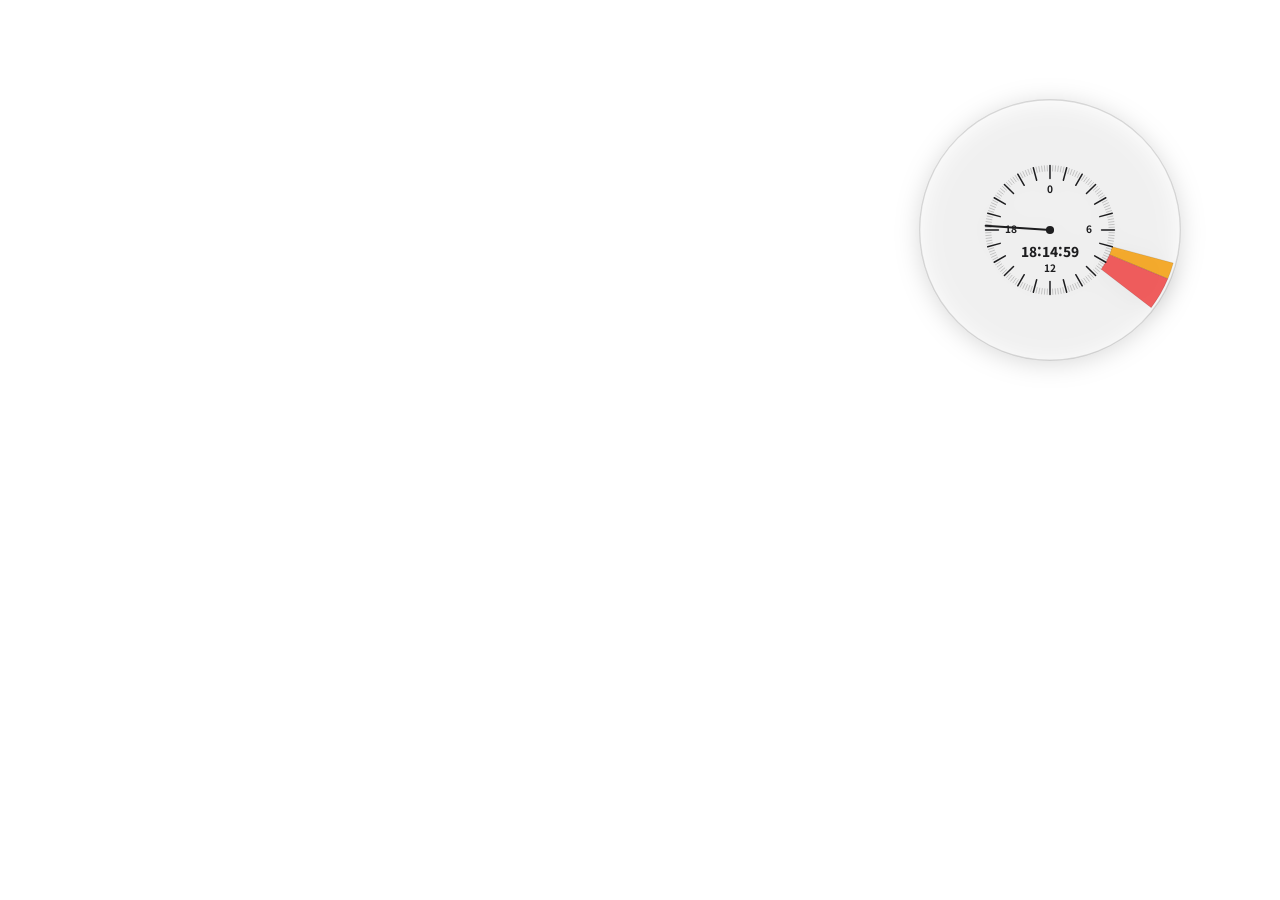
<file: lively_round_clock/index.html>
<!DOCTYPE html>
<html lang="ko">
<head>
<!-- Google tag (gtag.js) -->
<script async src="https://www.googletagmanager.com/gtag/js?id=G-25RCQ1R83G"></script>
<script>
  window.dataLayer = window.dataLayer || [];
  function gtag(){dataLayer.push(arguments);}
  gtag('js', new Date());

  gtag('config', 'G-25RCQ1R83G');
</script>
<meta charset="UTF-8">
<title>둥근시계 위젯</title>
<link rel="preconnect" href="https://fonts.googleapis.com">
<link rel="preconnect" href="https://fonts.gstatic.com" crossorigin>
<link href="https://fonts.googleapis.com/css2?family=Noto+Sans+KR:wght@400;700;900&display=swap" rel="stylesheet">
<style>
  * { box-sizing: border-box; }

  :root {
    --tick-major: #1d1d1f;
    --tick-minor: rgba(0, 0, 0, 0.22);
    --tick-label: #1d1d1f;
    --hand-color: #1d1d1f;
    --face-fill: #ffffff;
    --face-stroke: rgba(0, 0, 0, 0.12);
    --modal-bg: rgba(255, 255, 255, 0.92);
    --modal-border: rgba(0, 0, 0, 0.1);
    --modal-ink: #1d1d1f;
    --modal-input-bg: #ffffff;
    --modal-input-border: rgba(0, 0, 0, 0.16);
  }

  @media (prefers-color-scheme: dark) {
    :root {
      --tick-major: #f5f5f7;
      --tick-minor: rgba(255, 255, 255, 0.25);
      --tick-label: #f5f5f7;
      --hand-color: #f5f5f7;
      --face-fill: #1c1c1e;
      --face-stroke: rgba(255, 255, 255, 0.14);
      --modal-bg: rgba(28, 28, 30, 0.92);
      --modal-border: rgba(255, 255, 255, 0.12);
      --modal-ink: #f5f5f7;
      --modal-input-bg: #2c2c2e;
      --modal-input-border: rgba(255, 255, 255, 0.2);
    }
  }

  html, body {
    margin: 0;
    padding: 0;
    width: 100%;
    height: 100%;
    background: transparent;
    overflow: hidden;
    font-family: 'Noto Sans KR', -apple-system, BlinkMacSystemFont, "Segoe UI", sans-serif;
  }

  #widget-wrap {
    position: fixed;
    top: 40px;
    right: 40px;
    width: 380px;
    filter: drop-shadow(0 3px 12px rgba(0, 0, 0, 0.25));
  }

  #clock-svg {
    width: 100%;
    height: auto;
    display: block;
  }

  #face-circle {
    fill: var(--face-fill);
    stroke: var(--face-stroke);
    stroke-width: 2;
  }

  #event-bands path {
    cursor: pointer;
  }

  .tick-major {
    stroke: var(--tick-major);
    stroke-width: 2.2;
    stroke-linecap: round;
  }

  .tick-minor {
    stroke: var(--tick-minor);
    stroke-width: 1.3;
    stroke-linecap: round;
  }

  .tick-label {
    font-size: 15px;
    font-weight: 700;
    fill: var(--tick-label);
    text-anchor: middle;
    dominant-baseline: middle;
    font-family: 'Noto Sans KR', sans-serif;
  }

  .digital-time {
    text-anchor: middle;
    dominant-baseline: middle;
    font-size: 20px;
    font-weight: 800;
    fill: var(--tick-label);
    font-variant-numeric: tabular-nums;
    font-family: 'Noto Sans KR', sans-serif;
  }

  #hand {
    stroke: var(--hand-color);
    transform-origin: 200px 200px;
    transition: transform 0.25s linear;
  }

  .hand-center {
    fill: var(--hand-color);
  }

  .event-modal {
    position: fixed;
    top: 0;
    left: 0;
    width: 100%;
    height: 100%;
    background: rgba(0, 0, 0, 0.25);
    display: flex;
    align-items: center;
    justify-content: center;
    z-index: 100;
  }

  .event-modal.hidden {
    display: none;
  }

  .event-modal-box {
    width: 240px;
    background: var(--modal-bg);
    backdrop-filter: blur(16px);
    -webkit-backdrop-filter: blur(16px);
    border: 1px solid var(--modal-border);
    border-radius: 14px;
    box-shadow: 0 6px 18px rgba(0, 0, 0, 0.3);
    padding: 16px 18px;
    font-family: 'Noto Sans KR', sans-serif;
    color: var(--modal-ink);
  }

  .event-modal-title {
    font-size: 17px;
    font-weight: 700;
    margin-bottom: 10px;
    text-align: center;
  }

  .event-modal-box label {
    display: block;
    font-size: 13px;
    margin-bottom: 8px;
  }

  .event-modal-box input[type="text"],
  .event-modal-box input[type="time"],
  .event-modal-box select {
    width: 100%;
    margin-top: 3px;
    font-family: inherit;
    font-size: 14px;
    padding: 4px 6px;
    border: 1.5px solid var(--modal-input-border);
    border-radius: 6px;
    background: var(--modal-input-bg);
    color: var(--modal-ink);
    box-sizing: border-box;
  }

  .evt-alarm-row {
    display: flex !important;
    align-items: center;
    gap: 6px;
  }

  .evt-alarm-row input[type="checkbox"] {
    width: auto;
    margin: 0;
  }

  .evt-color-row {
    display: flex;
    gap: 6px;
    margin-bottom: 10px;
    flex-wrap: wrap;
  }

  .evt-color-swatch {
    width: 20px;
    height: 20px;
    border-radius: 50%;
    border: 2px solid transparent;
    cursor: pointer;
  }

  .evt-color-swatch.selected {
    border-color: var(--modal-ink);
  }

  .event-modal-actions {
    display: flex;
    justify-content: flex-end;
    gap: 6px;
    margin-top: 12px;
  }

  .evt-btn {
    font-family: inherit;
    font-size: 13px;
    padding: 4px 12px;
    border-radius: 8px;
    border: 1.5px solid var(--modal-input-border);
    background: var(--modal-input-bg);
    color: var(--modal-ink);
    cursor: pointer;
  }

  .evt-btn-primary {
    background: #0071e3;
    color: #ffffff;
    border-color: #0071e3;
  }

  .evt-btn-danger {
    margin-right: auto;
    border-color: #ff453a;
    color: #ff453a;
  }

  .hidden {
    display: none !important;
  }
</style>
</head>
<body>
  <div id="widget-wrap">
    <svg id="clock-svg" viewBox="-80 -80 560 560">
      <defs>
        <symbol id="star-icon" viewBox="0 0 20 20">
          <path d="M10 1.2 L12.35 7.2 L18.8 7.64 L13.85 11.76 L15.51 18 L10 14.4 L4.49 18 L6.15 11.76 L1.2 7.64 L7.65 7.2 Z"
                fill="#f0ad4e" stroke="#8a5a20" stroke-width="0.8" stroke-linejoin="round"></path>
        </symbol>
      </defs>

      <circle id="face-circle" cx="200" cy="200" r="192" fill-opacity="0.6"></circle>

      <g id="event-bands"></g>

      <g id="ticks-major"></g>
      <g id="ticks-minor"></g>
      <g id="tick-labels"></g>

      <g id="alarm-markers"></g>

      <g id="hand-group">
        <line id="hand" x1="200" y1="200" x2="200" y2="105" stroke-width="3" stroke-linecap="round"></line>
        <circle class="hand-center" cx="200" cy="200" r="6"></circle>
      </g>

      <text id="digital-time" class="digital-time" x="200" y="235">00:00:00</text>
    </svg>
  </div>

  <div id="event-modal" class="event-modal hidden">
    <div class="event-modal-box">
      <div class="event-modal-title" id="evt-modal-title">일정 추가</div>
      <label>제목
        <input type="text" id="evt-title" maxlength="20" placeholder="예: 회의">
      </label>
      <label>시작
        <input type="time" id="evt-start">
      </label>
      <label>종료
        <input type="time" id="evt-end">
      </label>
      <div class="evt-color-row" id="evt-color-row"></div>
      <label class="evt-alarm-row">
        <input type="checkbox" id="evt-alarm">
        알람 울리기
      </label>
      <label>
        <select id="evt-alarm-point" disabled>
          <option value="start">시작 시</option>
          <option value="end">종료 시</option>
        </select>
      </label>
      <div id="evt-error" style="color:#ff453a; font-size:12px; min-height:16px;"></div>
      <div class="event-modal-actions">
        <button type="button" id="evt-delete" class="evt-btn evt-btn-danger hidden">삭제</button>
        <button type="button" id="evt-cancel" class="evt-btn">취소</button>
        <button type="button" id="evt-save" class="evt-btn evt-btn-primary">저장</button>
      </div>
    </div>
  </div>

<script>
(function () {
  "use strict";

  var CX = 200, CY = 200;
  var RADIUS_MAJOR_OUTER = 95;
  var RADIUS_MAJOR_INNER = 76;
  var RADIUS_MINOR_OUTER = 95;
  var RADIUS_MINOR_INNER = 87;
  var RADIUS_LABEL = 58;
  var BAND_OUTER_R = 188;
  var BAND_INNER_R = 95;
  var MARKER_RADIUS = 208;
  var SVG_NS = "http://www.w3.org/2000/svg";

  var events = [];
  var currentDateStr = "";
  var editingEventId = null;
  var selectedColor = "";

  var COLOR_PALETTE = [
    "#EF4444", "#14B8A6", "#F97316", "#3B82F6", "#F59E0B",
    "#8B5CF6", "#16A34A", "#EC4899", "#84CC16", "#A16207"
  ];

  function pad2(n) {
    return n < 10 ? "0" + n : String(n);
  }

  function genId() {
    return "e" + Date.now() + Math.random().toString(36).slice(2, 8);
  }

  function pointOnCircle(cx, cy, r, clockDeg) {
    var rad = (clockDeg * Math.PI) / 180;
    return {
      x: cx + r * Math.sin(rad),
      y: cy - r * Math.cos(rad)
    };
  }

  function svgEl(tag, attrs) {
    var el = document.createElementNS(SVG_NS, tag);
    for (var key in attrs) {
      el.setAttribute(key, attrs[key]);
    }
    return el;
  }

  function timeToDeg(hhmm) {
    var parts = hhmm.split(":");
    var hh = parseInt(parts[0], 10);
    var mm = parseInt(parts[1], 10);
    return (hh * 60 + mm) * 0.25;
  }

  function describeArcBand(cx, cy, startDeg, endDeg, outerR, innerR) {
    var diff = endDeg - startDeg;
    var largeArc = diff > 180 ? 1 : 0;
    var outerStart = pointOnCircle(cx, cy, outerR, startDeg);
    var outerEnd = pointOnCircle(cx, cy, outerR, endDeg);
    var innerStart = pointOnCircle(cx, cy, innerR, startDeg);
    var innerEnd = pointOnCircle(cx, cy, innerR, endDeg);

    return [
      "M", outerStart.x, outerStart.y,
      "A", outerR, outerR, 0, largeArc, 1, outerEnd.x, outerEnd.y,
      "L", innerEnd.x, innerEnd.y,
      "A", innerR, innerR, 0, largeArc, 0, innerStart.x, innerStart.y,
      "Z"
    ].join(" ");
  }

  function buildTicksAndLabels() {
    var majorGroup = document.getElementById("ticks-major");
    var minorGroup = document.getElementById("ticks-minor");
    var labelGroup = document.getElementById("tick-labels");

    for (var hour = 0; hour < 24; hour++) {
      var majorDeg = hour * 15;
      var outer = pointOnCircle(CX, CY, RADIUS_MAJOR_OUTER, majorDeg);
      var inner = pointOnCircle(CX, CY, RADIUS_MAJOR_INNER, majorDeg);
      majorGroup.appendChild(svgEl("line", {
        x1: outer.x, y1: outer.y, x2: inner.x, y2: inner.y,
        class: "tick-major"
      }));

      if (hour % 6 === 0) {
        var labelPos = pointOnCircle(CX, CY, RADIUS_LABEL, majorDeg);
        var text = svgEl("text", {
          x: labelPos.x, y: labelPos.y,
          class: "tick-label"
        });
        text.textContent = String(hour);
        labelGroup.appendChild(text);
      }

      for (var min = 10; min < 60; min += 10) {
        var minorDeg = majorDeg + min * 0.25;
        var mOuter = pointOnCircle(CX, CY, RADIUS_MINOR_OUTER, minorDeg);
        var mInner = pointOnCircle(CX, CY, RADIUS_MINOR_INNER, minorDeg);
        minorGroup.appendChild(svgEl("line", {
          x1: mOuter.x, y1: mOuter.y, x2: mInner.x, y2: mInner.y,
          class: "tick-minor"
        }));
      }
    }
  }

  function renderEventBands() {
    var group = document.getElementById("event-bands");
    group.innerHTML = "";

    events.forEach(function (evt) {
      var startDeg = timeToDeg(evt.startTime);
      var endDeg = timeToDeg(evt.endTime);
      var d = describeArcBand(CX, CY, startDeg, endDeg, BAND_OUTER_R, BAND_INNER_R);

      var path = svgEl("path", {
        d: d,
        fill: evt.color,
        "fill-opacity": "0.85",
        stroke: "rgba(0,0,0,0.15)",
        "stroke-width": "1",
        "data-event-id": evt.id
      });

      var titleEl = document.createElementNS(SVG_NS, "title");
      titleEl.textContent = evt.title + " (" + evt.startTime + " - " + evt.endTime + ")";
      path.appendChild(titleEl);

      group.appendChild(path);
    });
  }

  function renderAlarmMarkers() {
    var group = document.getElementById("alarm-markers");
    group.innerHTML = "";

    events.forEach(function (evt) {
      if (!evt.alarmEnabled) {
        return;
      }
      var triggerTime = evt.alarmTriggerPoint === "end" ? evt.endTime : evt.startTime;
      var deg = timeToDeg(triggerTime);
      var pos = pointOnCircle(CX, CY, MARKER_RADIUS, deg);
      var size = 18;

      var marker = svgEl("use", {
        href: "#star-icon",
        x: pos.x - size / 2,
        y: pos.y - size / 2,
        width: size,
        height: size
      });
      marker.setAttributeNS("http://www.w3.org/1999/xlink", "xlink:href", "#star-icon");

      var titleEl = document.createElementNS(SVG_NS, "title");
      titleEl.textContent = evt.title + " 알람 (" + triggerTime + ")";
      marker.appendChild(titleEl);

      group.appendChild(marker);
    });
  }

  function todayDateStr() {
    var d = new Date();
    return d.getFullYear() + "-" + pad2(d.getMonth() + 1) + "-" + pad2(d.getDate());
  }

  function storageKey() {
    return "roundClock_events_" + todayDateStr();
  }

  function loadEvents() {
    var raw = localStorage.getItem(storageKey());
    if (!raw) {
      events = [];
      return;
    }
    try {
      var parsed = JSON.parse(raw);
      events = Array.isArray(parsed.events) ? parsed.events : [];
    } catch (e) {
      events = [];
    }
  }

  function persistEvents() {
    var payload = {
      date: todayDateStr(),
      events: events
    };
    localStorage.setItem(storageKey(), JSON.stringify(payload));
    renderEventBands();
    renderAlarmMarkers();
  }

  function checkDateRollover() {
    var d = todayDateStr();
    if (d !== currentDateStr) {
      currentDateStr = d;
      loadEvents();
      renderEventBands();
      renderAlarmMarkers();
    }
  }

  function updateClockHand() {
    var now = new Date();
    var h = now.getHours();
    var m = now.getMinutes();
    var s = now.getSeconds();
    var totalSeconds = h * 3600 + m * 60 + s;
    var deg = (totalSeconds / 86400) * 360;

    document.getElementById("hand").style.transform = "rotate(" + deg + "deg)";
    document.getElementById("digital-time").textContent =
      pad2(h) + ":" + pad2(m) + ":" + pad2(s);

    checkDateRollover();
  }

  function pointToClockTime(clientX, clientY) {
    var svg = document.getElementById("clock-svg");
    var rect = svg.getBoundingClientRect();
    var scale = 560 / rect.width;
    var localX = (clientX - rect.left) * scale - 80;
    var localY = (clientY - rect.top) * scale - 80;
    var dx = localX - CX;
    var dy = localY - CY;
    var deg = (Math.atan2(dx, -dy) * 180) / Math.PI;
    if (deg < 0) {
      deg += 360;
    }
    var minutes = Math.round((deg * 4) / 10) * 10;
    if (minutes >= 1440) {
      minutes = 0;
    }
    var startMinutes = minutes;
    var endMinutes = Math.min(startMinutes + 60, 23 * 60 + 59);
    return {
      startTime: pad2(Math.floor(startMinutes / 60)) + ":" + pad2(startMinutes % 60),
      endTime: pad2(Math.floor(endMinutes / 60)) + ":" + pad2(endMinutes % 60)
    };
  }

  function buildColorSwatches() {
    var row = document.getElementById("evt-color-row");
    row.innerHTML = "";
    COLOR_PALETTE.forEach(function (color) {
      var swatch = document.createElement("div");
      swatch.className = "evt-color-swatch";
      swatch.style.background = color;
      swatch.dataset.color = color;
      swatch.addEventListener("click", function () {
        selectColor(color);
      });
      row.appendChild(swatch);
    });
  }

  function selectColor(color) {
    selectedColor = color;
    var swatches = document.querySelectorAll("#evt-color-row .evt-color-swatch");
    swatches.forEach(function (swatch) {
      swatch.classList.toggle("selected", swatch.dataset.color === color);
    });
  }

  function showModalError(msg) {
    document.getElementById("evt-error").textContent = msg || "";
  }

  function openAddModal(startTime, endTime) {
    editingEventId = null;
    document.getElementById("evt-modal-title").textContent = "일정 추가";
    document.getElementById("evt-title").value = "";
    document.getElementById("evt-start").value = startTime;
    document.getElementById("evt-end").value = endTime;
    document.getElementById("evt-alarm").checked = false;
    document.getElementById("evt-alarm-point").disabled = true;
    document.getElementById("evt-alarm-point").value = "start";
    document.getElementById("evt-delete").classList.add("hidden");
    showModalError("");
    selectColor(COLOR_PALETTE[0]);
    document.getElementById("event-modal").classList.remove("hidden");
    document.getElementById("evt-title").focus();
  }

  function openEditModal(evt) {
    editingEventId = evt.id;
    document.getElementById("evt-modal-title").textContent = "일정 수정";
    document.getElementById("evt-title").value = evt.title;
    document.getElementById("evt-start").value = evt.startTime;
    document.getElementById("evt-end").value = evt.endTime;
    document.getElementById("evt-alarm").checked = !!evt.alarmEnabled;
    document.getElementById("evt-alarm-point").disabled = !evt.alarmEnabled;
    document.getElementById("evt-alarm-point").value = evt.alarmTriggerPoint || "start";
    document.getElementById("evt-delete").classList.remove("hidden");
    showModalError("");
    selectColor(evt.color);
    document.getElementById("event-modal").classList.remove("hidden");
  }

  function closeModal() {
    editingEventId = null;
    document.getElementById("event-modal").classList.add("hidden");
  }

  function handleSave() {
    var title = document.getElementById("evt-title").value.trim();
    var startTime = document.getElementById("evt-start").value;
    var endTime = document.getElementById("evt-end").value;
    var alarmEnabled = document.getElementById("evt-alarm").checked;
    var alarmTriggerPoint = document.getElementById("evt-alarm-point").value;

    if (!title) {
      showModalError("제목을 입력해 주세요.");
      return;
    }
    if (!startTime || !endTime) {
      showModalError("시작/종료 시각을 입력해 주세요.");
      return;
    }
    if (startTime >= endTime) {
      showModalError("종료 시각은 시작 시각보다 늦어야 합니다.");
      return;
    }

    if (editingEventId) {
      var existing = events.filter(function (e) { return e.id === editingEventId; })[0];
      if (existing) {
        existing.title = title;
        existing.startTime = startTime;
        existing.endTime = endTime;
        existing.color = selectedColor;
        existing.alarmEnabled = alarmEnabled;
        existing.alarmTriggerPoint = alarmTriggerPoint;
      }
    } else {
      events.push({
        id: genId(),
        startTime: startTime,
        endTime: endTime,
        title: title,
        color: selectedColor,
        alarmEnabled: alarmEnabled,
        alarmTriggerPoint: alarmTriggerPoint,
        alarmFiredToday: false,
        completed: false
      });
    }

    persistEvents();
    closeModal();
  }

  function handleDelete() {
    if (!editingEventId) {
      return;
    }
    events = events.filter(function (e) { return e.id !== editingEventId; });
    persistEvents();
    closeModal();
  }

  function handleSvgDblClick(e) {
    var target = e.target.closest ? e.target.closest("[data-event-id]") : null;
    if (target) {
      var evtId = target.getAttribute("data-event-id");
      var evt = events.filter(function (ev) { return ev.id === evtId; })[0];
      if (evt) {
        openEditModal(evt);
        return;
      }
    }
    var time = pointToClockTime(e.clientX, e.clientY);
    openAddModal(time.startTime, time.endTime);
  }

  function setupEventModal() {
    buildColorSwatches();
    document.getElementById("clock-svg").addEventListener("dblclick", handleSvgDblClick);
    document.getElementById("evt-save").addEventListener("click", handleSave);
    document.getElementById("evt-cancel").addEventListener("click", closeModal);
    document.getElementById("evt-delete").addEventListener("click", handleDelete);
    document.getElementById("evt-alarm").addEventListener("change", function (e) {
      document.getElementById("evt-alarm-point").disabled = !e.target.checked;
    });
    document.getElementById("event-modal").addEventListener("click", function (e) {
      if (e.target.id === "event-modal") {
        closeModal();
      }
    });
  }

  window.livelyPropertyListener = function (name, val) {
    if (name === "clockSize") {
      document.getElementById("widget-wrap").style.width = val + "px";
    } else if (name === "offsetTop") {
      document.getElementById("widget-wrap").style.top = val + "px";
    } else if (name === "offsetRight") {
      document.getElementById("widget-wrap").style.right = val + "px";
    } else if (name === "faceOpacity") {
      document.getElementById("face-circle").setAttribute("fill-opacity", val / 100);
    }
  };

  function init() {
    currentDateStr = todayDateStr();
    buildTicksAndLabels();
    loadEvents();
    renderEventBands();
    renderAlarmMarkers();
    setupEventModal();

    updateClockHand();
    setInterval(updateClockHand, 1000);
    setInterval(function () {
      loadEvents();
      renderEventBands();
      renderAlarmMarkers();
    }, 30000);
  }

  document.addEventListener("DOMContentLoaded", init);
})();
</script>
</body>
</html>
</file>
